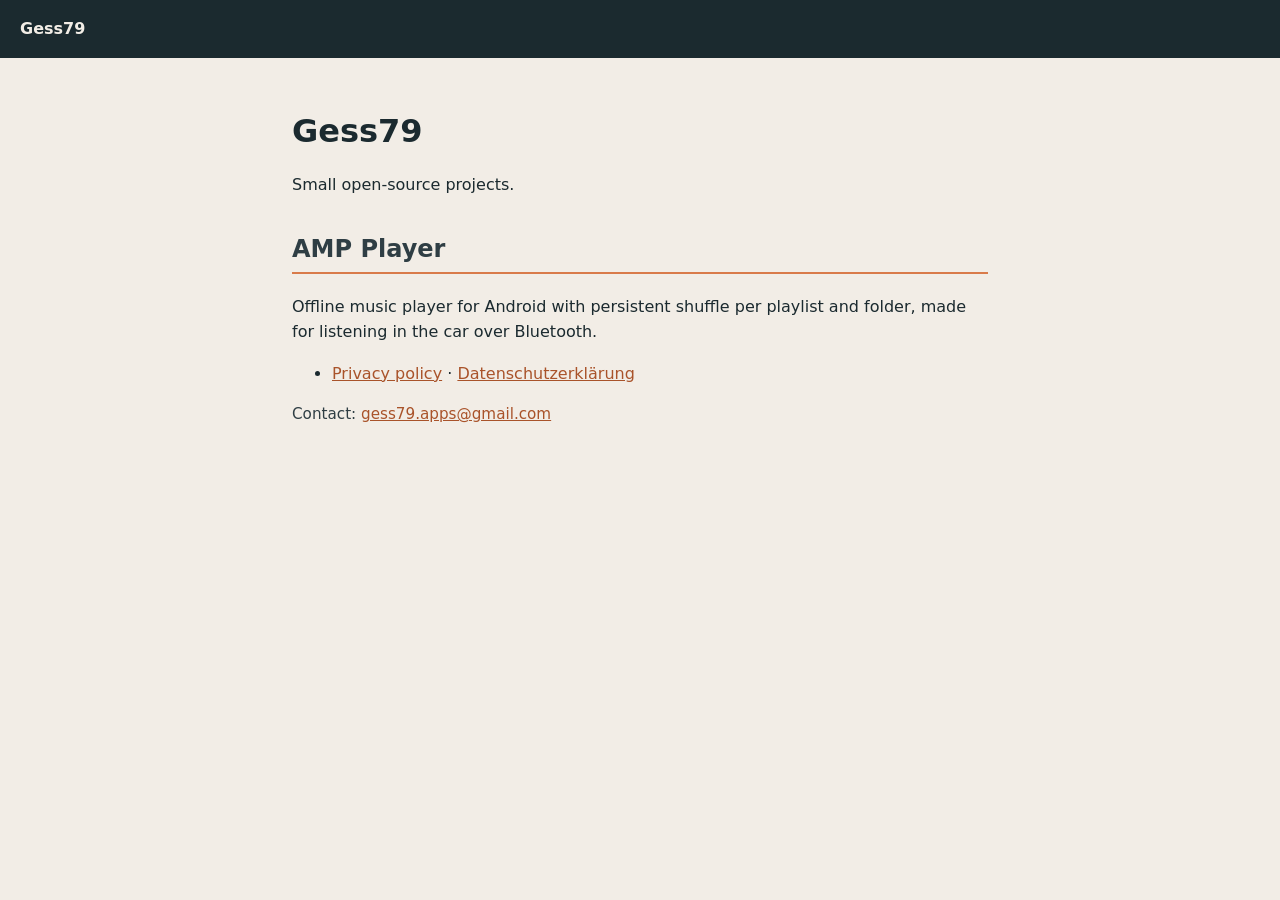
<file: index.html>
<!DOCTYPE html>
<html lang="en">
<head>
  <meta charset="utf-8">
  <meta name="viewport" content="width=device-width, initial-scale=1">
  <title>Gess79</title>
  <link rel="stylesheet" href="/style.css">
</head>
<body>
  <header><a href="/">Gess79</a></header>
  <main>
    <h1>Gess79</h1>
    <p>Small open-source projects.</p>

    <h2>AMP Player</h2>
    <p>Offline music player for Android with persistent shuffle per playlist and folder, made for listening in the car over Bluetooth.</p>
    <ul>
      <li><a href="/amp-player/privacy.html">Privacy policy</a> · <a href="/amp-player/datenschutz.html">Datenschutzerklärung</a></li>
    </ul>

    <p class="note">Contact: <a href="mailto:gess79.apps@gmail.com">gess79.apps@gmail.com</a></p>
  </main>
</body>
</html>
</file>
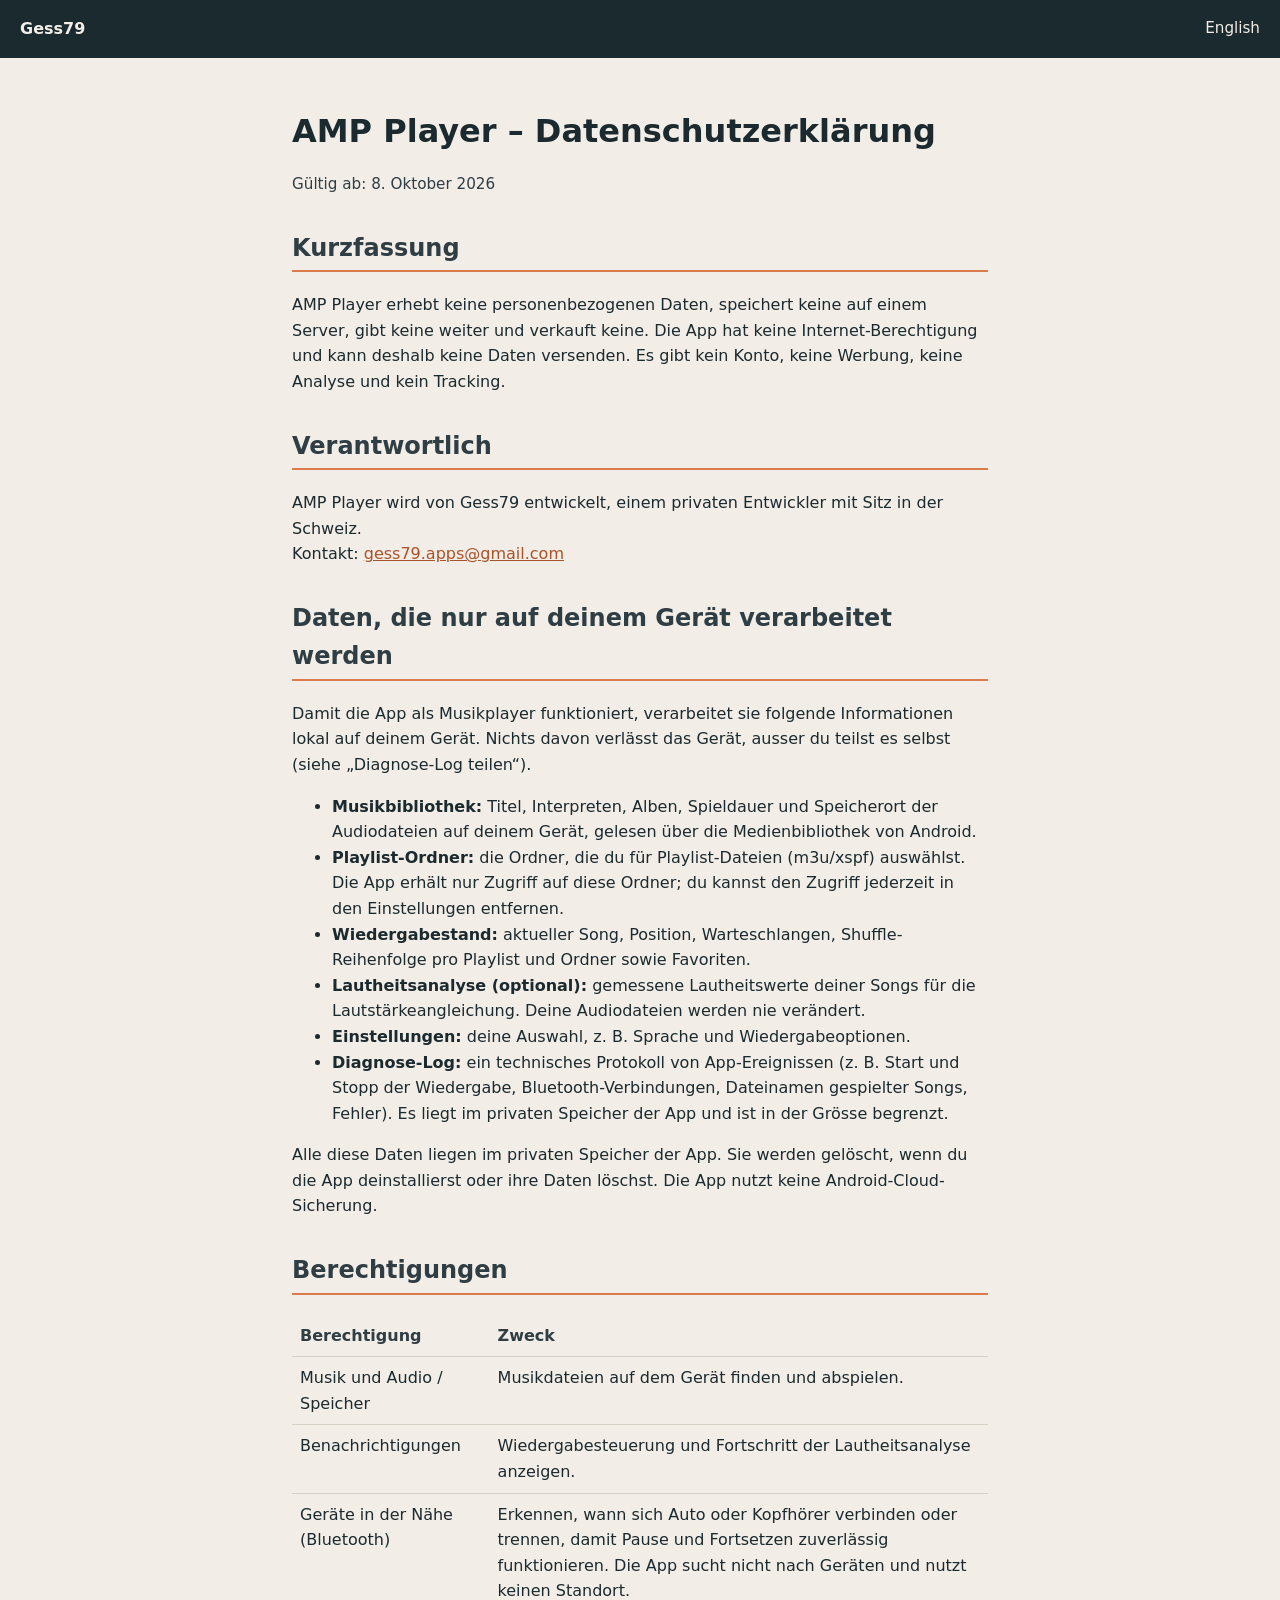
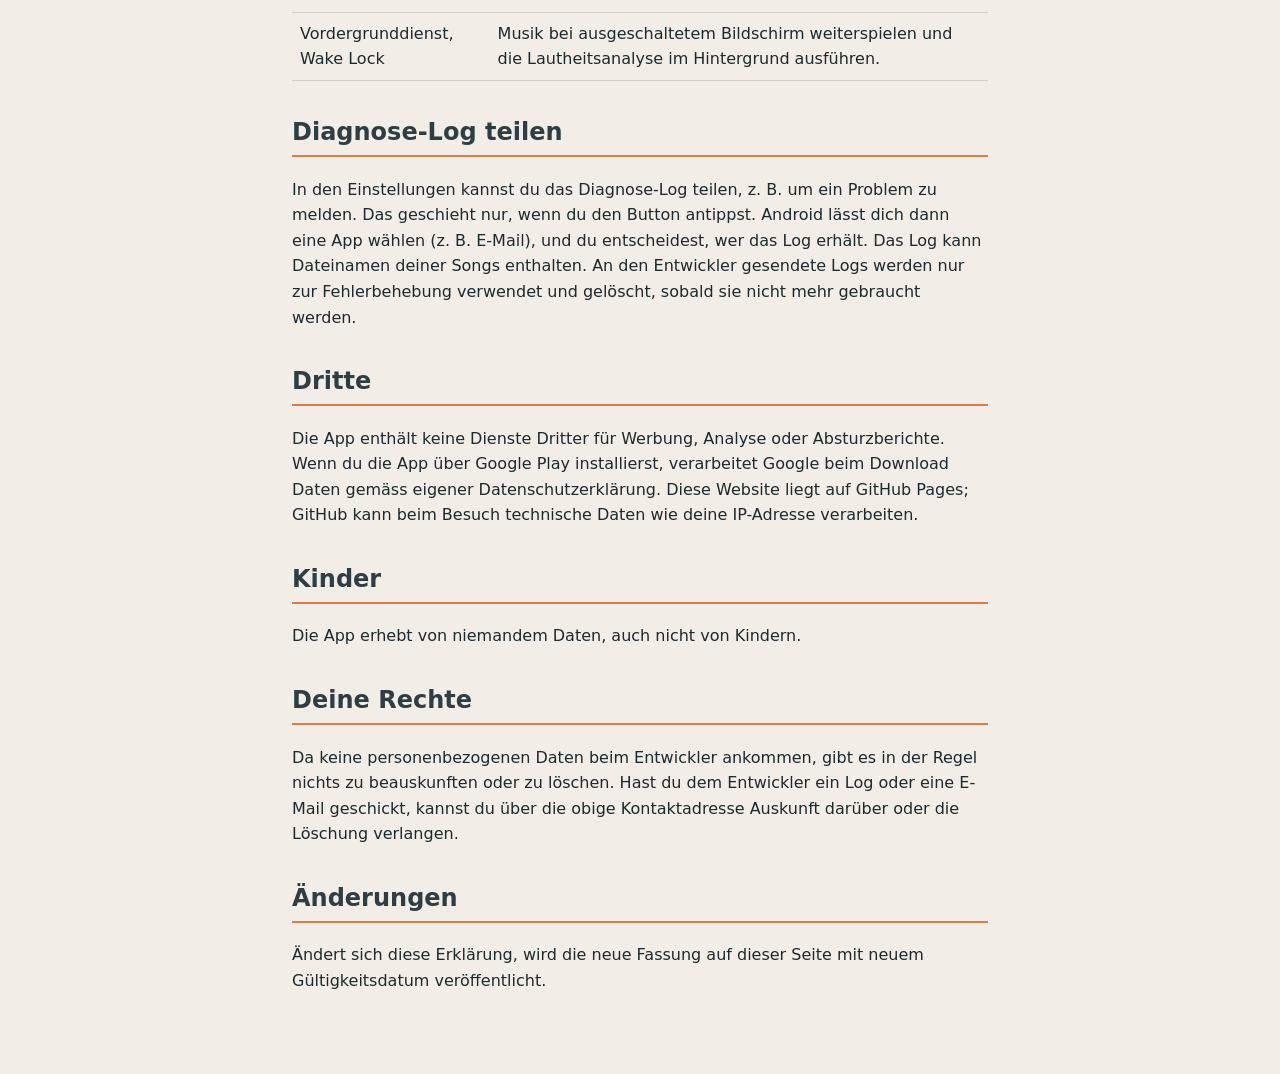
<file: amp-player/datenschutz.html>
<!DOCTYPE html>
<html lang="de">
<head>
  <meta charset="utf-8">
  <meta name="viewport" content="width=device-width, initial-scale=1">
  <title>AMP Player – Datenschutzerklärung</title>
  <link rel="stylesheet" href="/style.css">
</head>
<body>
  <header><a href="/">Gess79</a> <span class="lang"><a href="/amp-player/privacy.html" hreflang="en">English</a></span></header>
  <main>
    <h1>AMP Player – Datenschutzerklärung</h1>
    <p class="note">Gültig ab: 8. Oktober 2026</p>

    <h2>Kurzfassung</h2>
    <p>AMP Player erhebt keine personenbezogenen Daten, speichert keine auf einem Server, gibt keine weiter und verkauft keine. Die App hat keine Internet-Berechtigung und kann deshalb keine Daten versenden. Es gibt kein Konto, keine Werbung, keine Analyse und kein Tracking.</p>

    <h2>Verantwortlich</h2>
    <p>AMP Player wird von Gess79 entwickelt, einem privaten Entwickler mit Sitz in der Schweiz.<br>
    Kontakt: <a href="mailto:gess79.apps@gmail.com">gess79.apps@gmail.com</a></p>

    <h2>Daten, die nur auf deinem Gerät verarbeitet werden</h2>
    <p>Damit die App als Musikplayer funktioniert, verarbeitet sie folgende Informationen lokal auf deinem Gerät. Nichts davon verlässt das Gerät, ausser du teilst es selbst (siehe „Diagnose-Log teilen“).</p>
    <ul>
      <li><strong>Musikbibliothek:</strong> Titel, Interpreten, Alben, Spieldauer und Speicherort der Audiodateien auf deinem Gerät, gelesen über die Medienbibliothek von Android.</li>
      <li><strong>Playlist-Ordner:</strong> die Ordner, die du für Playlist-Dateien (m3u/xspf) auswählst. Die App erhält nur Zugriff auf diese Ordner; du kannst den Zugriff jederzeit in den Einstellungen entfernen.</li>
      <li><strong>Wiedergabestand:</strong> aktueller Song, Position, Warteschlangen, Shuffle-Reihenfolge pro Playlist und Ordner sowie Favoriten.</li>
      <li><strong>Lautheitsanalyse (optional):</strong> gemessene Lautheitswerte deiner Songs für die Lautstärkeangleichung. Deine Audiodateien werden nie verändert.</li>
      <li><strong>Einstellungen:</strong> deine Auswahl, z. B. Sprache und Wiedergabeoptionen.</li>
      <li><strong>Diagnose-Log:</strong> ein technisches Protokoll von App-Ereignissen (z. B. Start und Stopp der Wiedergabe, Bluetooth-Verbindungen, Dateinamen gespielter Songs, Fehler). Es liegt im privaten Speicher der App und ist in der Grösse begrenzt.</li>
    </ul>
    <p>Alle diese Daten liegen im privaten Speicher der App. Sie werden gelöscht, wenn du die App deinstallierst oder ihre Daten löschst. Die App nutzt keine Android-Cloud-Sicherung.</p>

    <h2>Berechtigungen</h2>
    <table>
      <tr><th>Berechtigung</th><th>Zweck</th></tr>
      <tr><td>Musik und Audio / Speicher</td><td>Musikdateien auf dem Gerät finden und abspielen.</td></tr>
      <tr><td>Benachrichtigungen</td><td>Wiedergabesteuerung und Fortschritt der Lautheitsanalyse anzeigen.</td></tr>
      <tr><td>Geräte in der Nähe (Bluetooth)</td><td>Erkennen, wann sich Auto oder Kopfhörer verbinden oder trennen, damit Pause und Fortsetzen zuverlässig funktionieren. Die App sucht nicht nach Geräten und nutzt keinen Standort.</td></tr>
      <tr><td>Vordergrunddienst, Wake Lock</td><td>Musik bei ausgeschaltetem Bildschirm weiterspielen und die Lautheitsanalyse im Hintergrund ausführen.</td></tr>
    </table>

    <h2>Diagnose-Log teilen</h2>
    <p>In den Einstellungen kannst du das Diagnose-Log teilen, z. B. um ein Problem zu melden. Das geschieht nur, wenn du den Button antippst. Android lässt dich dann eine App wählen (z. B. E-Mail), und du entscheidest, wer das Log erhält. Das Log kann Dateinamen deiner Songs enthalten. An den Entwickler gesendete Logs werden nur zur Fehlerbehebung verwendet und gelöscht, sobald sie nicht mehr gebraucht werden.</p>

    <h2>Dritte</h2>
    <p>Die App enthält keine Dienste Dritter für Werbung, Analyse oder Absturzberichte. Wenn du die App über Google Play installierst, verarbeitet Google beim Download Daten gemäss eigener Datenschutzerklärung. Diese Website liegt auf GitHub Pages; GitHub kann beim Besuch technische Daten wie deine IP-Adresse verarbeiten.</p>

    <h2>Kinder</h2>
    <p>Die App erhebt von niemandem Daten, auch nicht von Kindern.</p>

    <h2>Deine Rechte</h2>
    <p>Da keine personenbezogenen Daten beim Entwickler ankommen, gibt es in der Regel nichts zu beauskunften oder zu löschen. Hast du dem Entwickler ein Log oder eine E-Mail geschickt, kannst du über die obige Kontaktadresse Auskunft darüber oder die Löschung verlangen.</p>

    <h2>Änderungen</h2>
    <p>Ändert sich diese Erklärung, wird die neue Fassung auf dieser Seite mit neuem Gültigkeitsdatum veröffentlicht.</p>
  </main>
</body>
</html>
</file>
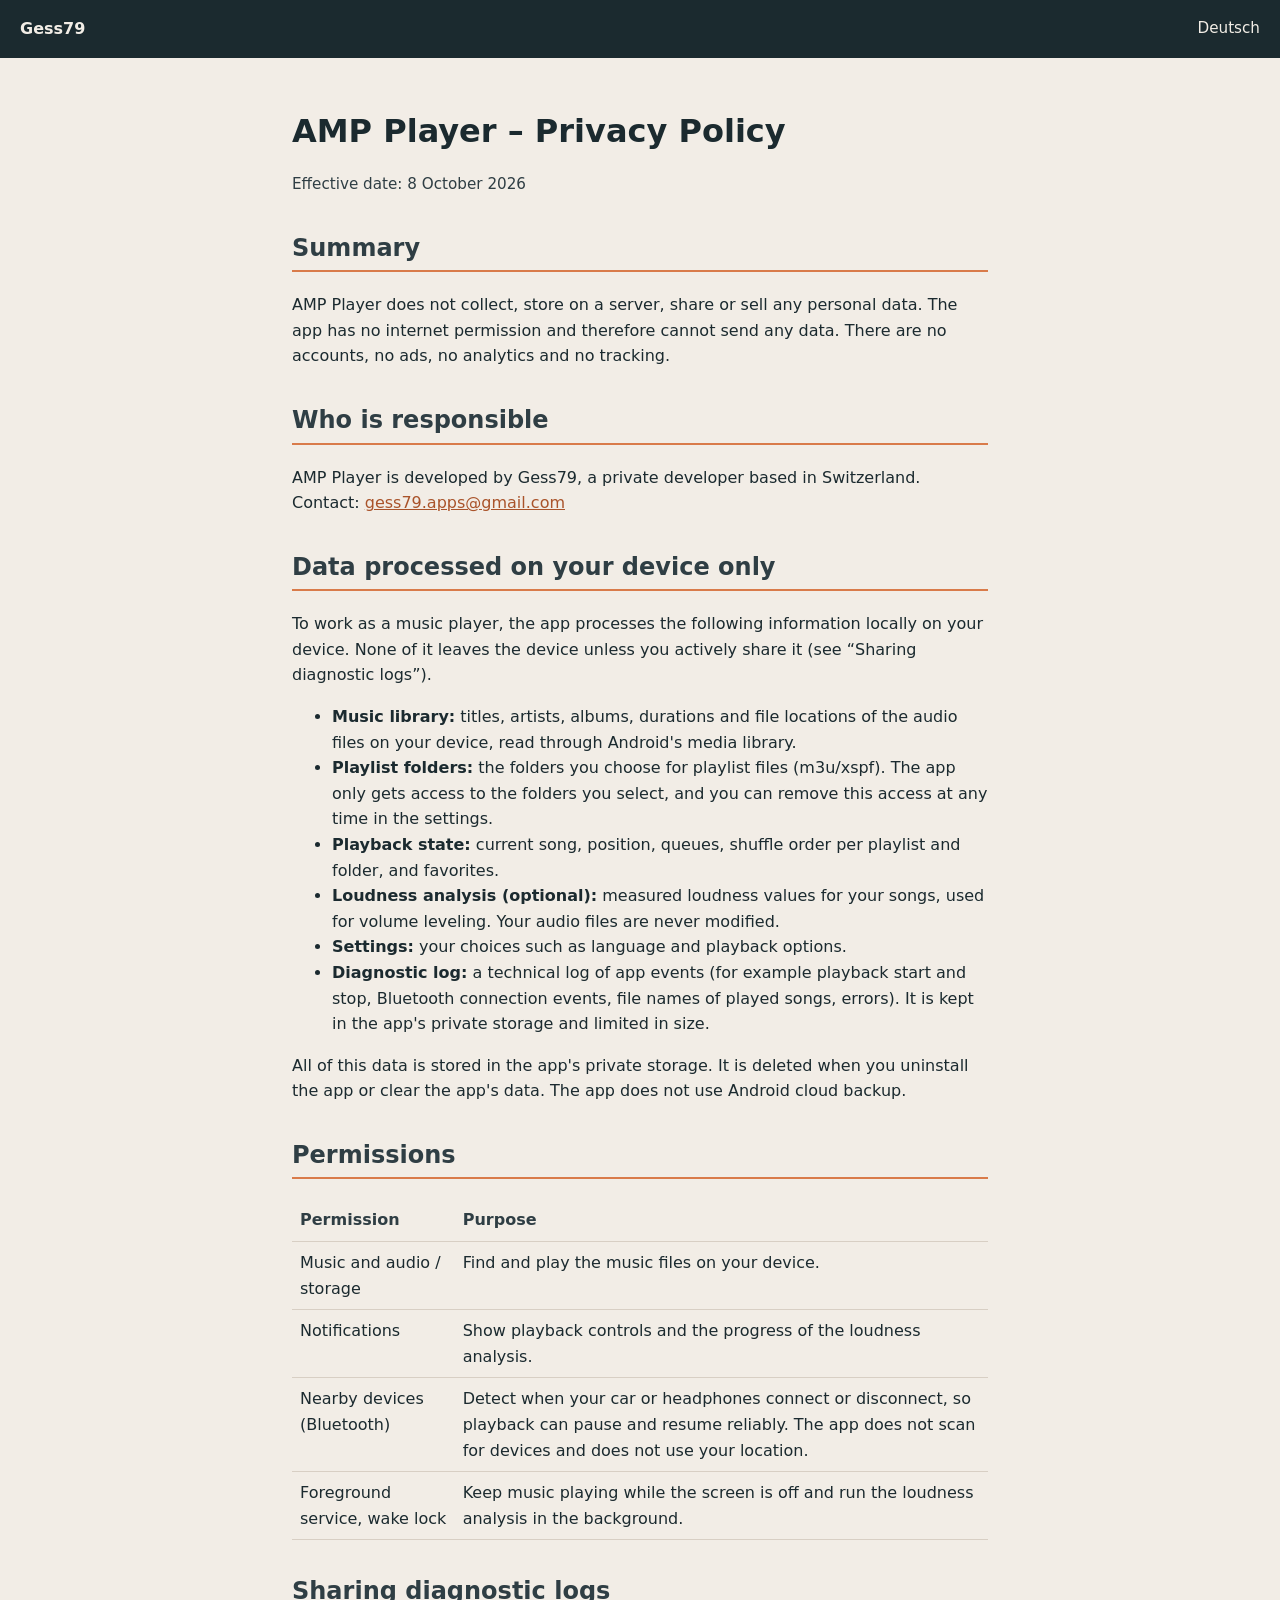
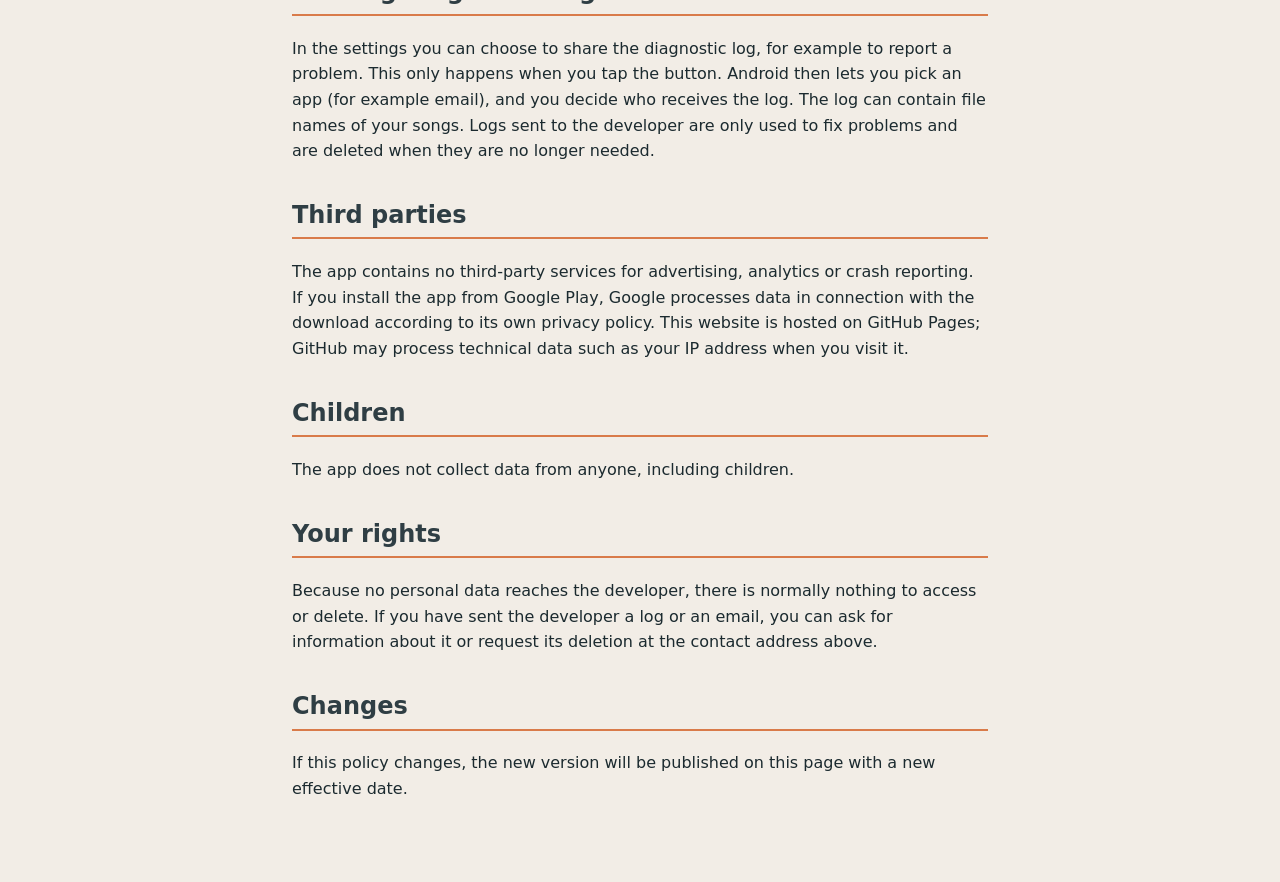
<file: amp-player/privacy.html>
<!DOCTYPE html>
<html lang="en">
<head>
  <meta charset="utf-8">
  <meta name="viewport" content="width=device-width, initial-scale=1">
  <title>AMP Player – Privacy Policy</title>
  <link rel="stylesheet" href="/style.css">
</head>
<body>
  <header><a href="/">Gess79</a> <span class="lang"><a href="/amp-player/datenschutz.html" hreflang="de">Deutsch</a></span></header>
  <main>
    <h1>AMP Player – Privacy Policy</h1>
    <p class="note">Effective date: 8 October 2026</p>

    <h2>Summary</h2>
    <p>AMP Player does not collect, store on a server, share or sell any personal data. The app has no internet permission and therefore cannot send any data. There are no accounts, no ads, no analytics and no tracking.</p>

    <h2>Who is responsible</h2>
    <p>AMP Player is developed by Gess79, a private developer based in Switzerland.<br>
    Contact: <a href="mailto:gess79.apps@gmail.com">gess79.apps@gmail.com</a></p>

    <h2>Data processed on your device only</h2>
    <p>To work as a music player, the app processes the following information locally on your device. None of it leaves the device unless you actively share it (see “Sharing diagnostic logs”).</p>
    <ul>
      <li><strong>Music library:</strong> titles, artists, albums, durations and file locations of the audio files on your device, read through Android's media library.</li>
      <li><strong>Playlist folders:</strong> the folders you choose for playlist files (m3u/xspf). The app only gets access to the folders you select, and you can remove this access at any time in the settings.</li>
      <li><strong>Playback state:</strong> current song, position, queues, shuffle order per playlist and folder, and favorites.</li>
      <li><strong>Loudness analysis (optional):</strong> measured loudness values for your songs, used for volume leveling. Your audio files are never modified.</li>
      <li><strong>Settings:</strong> your choices such as language and playback options.</li>
      <li><strong>Diagnostic log:</strong> a technical log of app events (for example playback start and stop, Bluetooth connection events, file names of played songs, errors). It is kept in the app's private storage and limited in size.</li>
    </ul>
    <p>All of this data is stored in the app's private storage. It is deleted when you uninstall the app or clear the app's data. The app does not use Android cloud backup.</p>

    <h2>Permissions</h2>
    <table>
      <tr><th>Permission</th><th>Purpose</th></tr>
      <tr><td>Music and audio / storage</td><td>Find and play the music files on your device.</td></tr>
      <tr><td>Notifications</td><td>Show playback controls and the progress of the loudness analysis.</td></tr>
      <tr><td>Nearby devices (Bluetooth)</td><td>Detect when your car or headphones connect or disconnect, so playback can pause and resume reliably. The app does not scan for devices and does not use your location.</td></tr>
      <tr><td>Foreground service, wake lock</td><td>Keep music playing while the screen is off and run the loudness analysis in the background.</td></tr>
    </table>

    <h2>Sharing diagnostic logs</h2>
    <p>In the settings you can choose to share the diagnostic log, for example to report a problem. This only happens when you tap the button. Android then lets you pick an app (for example email), and you decide who receives the log. The log can contain file names of your songs. Logs sent to the developer are only used to fix problems and are deleted when they are no longer needed.</p>

    <h2>Third parties</h2>
    <p>The app contains no third-party services for advertising, analytics or crash reporting. If you install the app from Google Play, Google processes data in connection with the download according to its own privacy policy. This website is hosted on GitHub Pages; GitHub may process technical data such as your IP address when you visit it.</p>

    <h2>Children</h2>
    <p>The app does not collect data from anyone, including children.</p>

    <h2>Your rights</h2>
    <p>Because no personal data reaches the developer, there is normally nothing to access or delete. If you have sent the developer a log or an email, you can ask for information about it or request its deletion at the contact address above.</p>

    <h2>Changes</h2>
    <p>If this policy changes, the new version will be published on this page with a new effective date.</p>
  </main>
</body>
</html>
</file>
<file: style.css>
:root {
  --amber: #D97B4A;
  --ink: #1B2A2F;
  --cream: #F2EDE6;
  --slate: #2F3E44;
}

* { box-sizing: border-box; }

body {
  margin: 0;
  background: var(--cream);
  color: var(--ink);
  font-family: system-ui, -apple-system, "Segoe UI", Roboto, sans-serif;
  line-height: 1.6;
}

main {
  max-width: 46rem;
  margin: 0 auto;
  padding: 2rem 1.25rem 4rem;
}

header {
  background: var(--ink);
  color: var(--cream);
  padding: 1rem 1.25rem;
}

header a { color: var(--cream); text-decoration: none; font-weight: 600; }

h1 { color: var(--ink); line-height: 1.25; }
h2 { color: var(--slate); margin-top: 2rem; border-bottom: 2px solid var(--amber); padding-bottom: .2rem; }

a { color: #A9532A; }

.lang { float: right; font-size: .95rem; }
.lang a { color: var(--cream); font-weight: 400; }

.note { color: var(--slate); font-size: .95rem; }

table { border-collapse: collapse; width: 100%; margin: 1rem 0; }
th, td { text-align: left; vertical-align: top; padding: .5rem; border-bottom: 1px solid #d8cfc4; }
th { color: var(--slate); }

@media (prefers-color-scheme: dark) {
  body { background: var(--ink); color: var(--cream); }
  h1 { color: var(--cream); }
  h2 { color: #e9b796; }
  a { color: var(--amber); }
  .note, th { color: #c9c1b6; }
  th, td { border-bottom-color: var(--slate); }
  header { background: #111b1f; }
}
</file>
